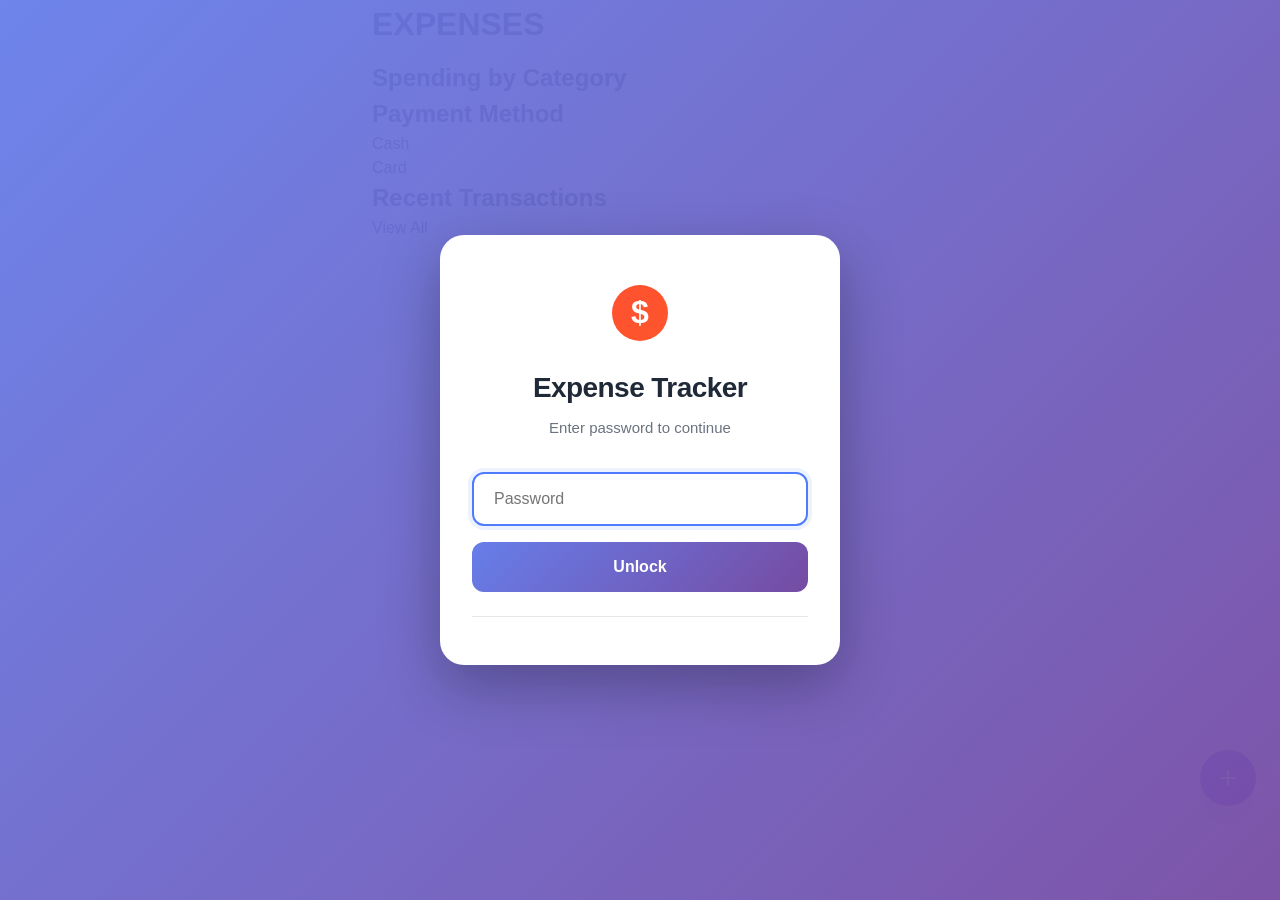
<file: expenses.html>
<!DOCTYPE html>
<html lang="en">
<head>
    <meta charset="UTF-8">
    <meta name="viewport" content="width=device-width, initial-scale=1.0">
    <meta name="description" content="Spentzy - Manage your expenses">
    <title>Expenses - Spentzy</title>
    <link rel="stylesheet" href="css/main.css">
    <link rel="stylesheet" href="css/auth.css">
</head>
<body>
    <div class="container">
        <!-- Header -->
        <header class="header">
            <h1 class="header__title">EXPENSES</h1>
        </header>

        <!-- Spending by Category -->
        <section class="spending-categories">
            <h2 class="section-title">Spending by Category</h2>
            <div class="category-list" data-category-list>
                <!-- Categories will be populated by JavaScript -->
            </div>
        </section>

        <!-- Payment Method -->
        <section class="payment-method">
            <h2 class="section-title">Payment Method</h2>
            <div class="payment-card">
                <div class="payment-item">
                    <div class="payment-item__header">
                        <span class="payment-item__name">Cash</span>
                        <span class="payment-item__amount" data-cash-amount></span>
                    </div>
                    <div class="payment-item__bar-container">
                        <div class="payment-item__bar" data-cash-bar></div>
                        <span class="payment-item__percentage" data-cash-percentage></span>
                    </div>
                </div>

                <div class="payment-item">
                    <div class="payment-item__header">
                        <span class="payment-item__name">Card</span>
                        <span class="payment-item__amount" data-card-amount></span>
                    </div>
                    <div class="payment-item__bar-container">
                        <div class="payment-item__bar" data-card-bar></div>
                        <span class="payment-item__percentage" data-card-percentage></span>
                    </div>
                </div>
            </div>
        </section>

        <!-- Recent Transactions -->
        <section class="transactions">
            <div class="section-header">
                <h2 class="section-title">Recent Transactions</h2>
                <a href="#" class="view-all-link">View All</a>
            </div>
            <div class="transaction-list" data-transaction-list>
                <!-- Transactions will be populated by JavaScript -->
            </div>
        </section>

        <!-- Floating Action Button -->
        <button class="fab" aria-label="Add transaction">
            <svg class="icon icon--plus" width="24" height="24" viewBox="0 0 24 24" fill="none">
                <path d="M12 5v14M5 12h14" stroke="currentColor" stroke-width="2" stroke-linecap="round"/>
            </svg>
        </button>

        <!-- Bottom Navigation -->
        <nav class="bottom-nav">
            <a href="index.html" class="bottom-nav__item">
                <svg class="icon" width="24" height="24" viewBox="0 0 24 24" fill="none">
                    <path d="M3 9l9-7 9 7v11a2 2 0 01-2 2H5a2 2 0 01-2-2V9z" stroke="currentColor" stroke-width="2"/>
                </svg>
                <span class="bottom-nav__label">This Week</span>
            </a>
            <a href="expenses.html" class="bottom-nav__item bottom-nav__item--active" aria-current="page">
                <svg class="icon" width="24" height="24" viewBox="0 0 24 24" fill="none">
                    <path d="M19 21H5a2 2 0 01-2-2V5a2 2 0 012-2h14a2 2 0 012 2v14a2 2 0 01-2 2z" stroke="currentColor" stroke-width="2"/>
                    <path d="M9 7h6M9 12h6M9 17h4" stroke="currentColor" stroke-width="2" stroke-linecap="round"/>
                </svg>
                <span class="bottom-nav__label">Expenses</span>
            </a>
            <a href="analytics.html" class="bottom-nav__item">
                <svg class="icon" width="24" height="24" viewBox="0 0 24 24" fill="none">
                    <path d="M3 3v18h18" stroke="currentColor" stroke-width="2" stroke-linecap="round"/>
                    <path d="M7 16l4-4 4 4 6-6" stroke="currentColor" stroke-width="2" stroke-linecap="round" stroke-linejoin="round"/>
                </svg>
                <span class="bottom-nav__label">Analytics</span>
            </a>
        </nav>
    </div>

    <!-- Scripts -->
    <script src="js/auth.js"></script>
    <script src="js/data.js"></script>
    <script src="js/expenses.js"></script>
</body>
</html>
</file>
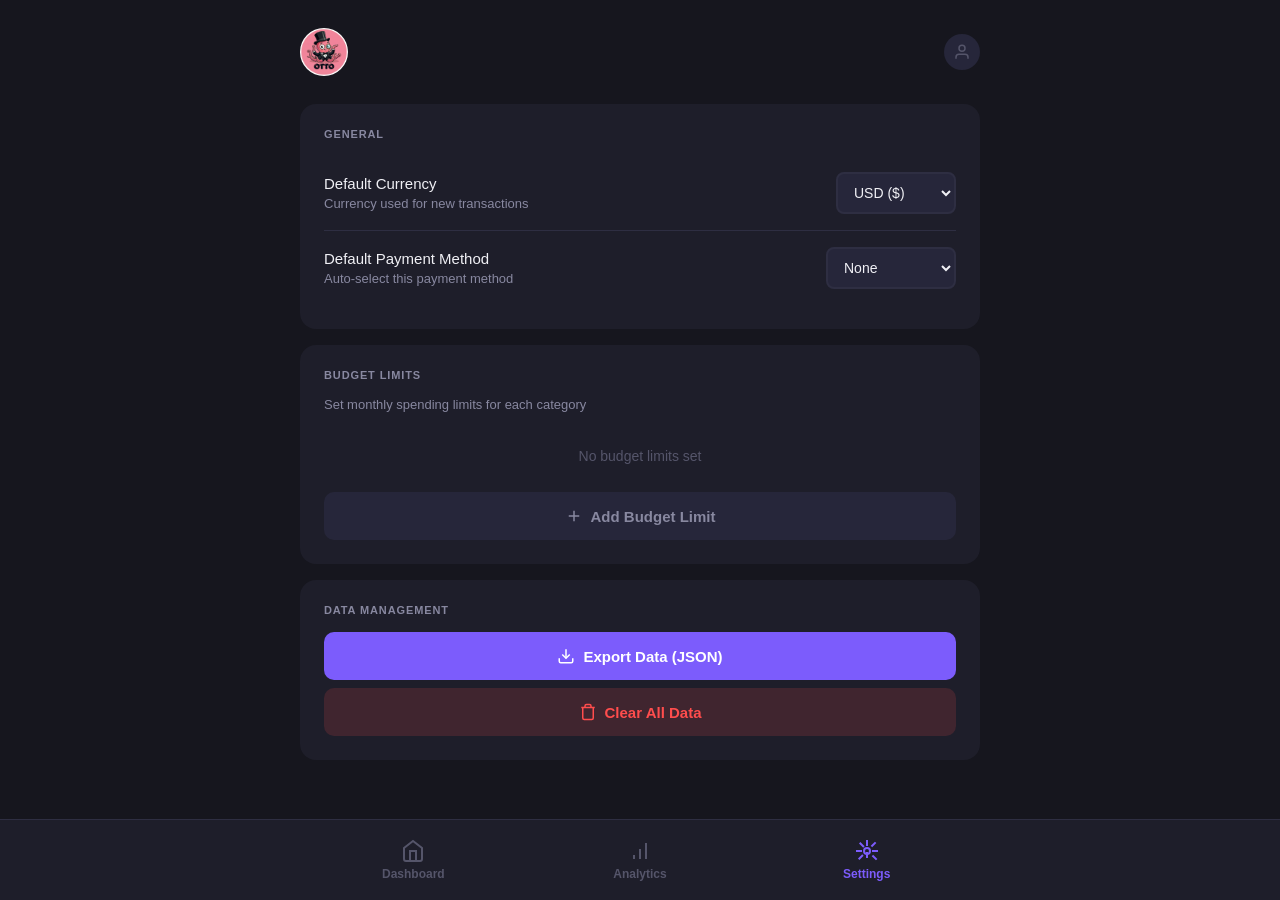
<file: settings.html>
<!DOCTYPE html>
<html lang="en">
<head>
    <meta charset="UTF-8">
    <meta name="viewport" content="width=device-width, initial-scale=1.0">
    <meta http-equiv="Cache-Control" content="no-cache, no-store, must-revalidate">
    <meta http-equiv="Pragma" content="no-cache">
    <meta http-equiv="Expires" content="0">
    <title>Settings - Otto</title>
    <style>
        * { margin: 0; padding: 0; box-sizing: border-box; }

        html {
            background: #16161E;
        }

        body {
            font-family: -apple-system, BlinkMacSystemFont, 'Segoe UI', 'Roboto', sans-serif;
            background: #16161E;
            min-height: 100vh;
            padding: 20px;
            padding-bottom: 100px;
            color: #F0F0F5;
        }

        .container {
            max-width: 680px;
            margin: 0 auto;
        }

        .app-header {
            display: flex;
            align-items: center;
            justify-content: space-between;
            padding: 8px 0;
            margin-bottom: 20px;
        }
        .app-header__logo {
            height: 48px;
            border-radius: 50%;
            object-fit: cover;
        }
        .app-header__title {
            font-size: 20px;
            font-weight: 700;
            color: #F0F0F5;
        }
        .app-header__right {
            display: flex;
            align-items: center;
            gap: 12px;
        }
        .app-header__avatar {
            width: 36px;
            height: 36px;
            border-radius: 50%;
            background: #26263A;
            display: flex;
            align-items: center;
            justify-content: center;
            color: #55556A;
        }
        .app-header__avatar svg {
            stroke: currentColor;
            stroke-width: 2;
            fill: none;
        }

        .card {
            background: #1E1E2A;
            padding: 24px;
            margin: 16px 0;
            border-radius: 16px;
        }

        .card h3 {
            font-size: 11px;
            text-transform: uppercase;
            letter-spacing: 0.08em;
            color: #8888A0;
            margin-bottom: 16px;
            font-weight: 600;
        }

        .setting-row {
            display: flex;
            justify-content: space-between;
            align-items: center;
            padding: 16px 0;
            border-bottom: 1px solid #2E2E42;
        }

        .setting-row:last-child {
            border-bottom: none;
        }

        .setting-label {
            font-size: 15px;
            font-weight: 500;
            color: #F0F0F5;
        }

        .setting-description {
            font-size: 13px;
            color: #8888A0;
            margin-top: 4px;
        }

        .form-select,
        .form-input {
            padding: 10px 12px;
            border: 2px solid #2E2E42;
            border-radius: 8px;
            font-size: 14px;
            font-family: inherit;
            color: #F0F0F5;
            background: #26263A;
            transition: all 0.2s;
            min-width: 120px;
        }

        .form-select:focus,
        .form-input:focus {
            outline: none;
            border-color: #7C5CFC;
            box-shadow: 0 0 0 3px rgba(124, 92, 252, 0.15);
        }

        .btn {
            width: 100%;
            padding: 14px 24px;
            border: none;
            border-radius: 10px;
            font-size: 15px;
            font-weight: 600;
            cursor: pointer;
            transition: all 0.2s;
            min-height: 48px;
            display: flex;
            align-items: center;
            justify-content: center;
            gap: 8px;
        }

        .btn-primary {
            background: #7C5CFC;
            color: white;
        }

        .btn-primary:hover {
            background: #9B85FC;
        }

        .btn-secondary {
            background: #26263A;
            color: #8888A0;
            margin-top: 8px;
        }

        .btn-secondary:hover {
            background: #2E2E42;
        }

        .btn-danger {
            background: rgba(255, 77, 77, 0.15);
            color: #FF4D4D;
            margin-top: 8px;
        }

        .btn-danger:hover {
            background: rgba(255, 77, 77, 0.25);
        }

        .btn-danger svg {
            stroke: #FF4D4D;
        }

        .budget-list {
            margin-top: 16px;
        }

        .budget-item {
            display: flex;
            justify-content: space-between;
            align-items: center;
            padding: 12px;
            background: #26263A;
            border-radius: 8px;
            margin-bottom: 8px;
        }

        .budget-category {
            font-size: 14px;
            font-weight: 600;
            color: #F0F0F5;
        }

        .budget-amount {
            font-size: 14px;
            color: #7C5CFC;
            font-weight: 600;
        }

        .budget-edit {
            background: transparent;
            border: none;
            color: #8888A0;
            cursor: pointer;
            padding: 4px 8px;
            border-radius: 4px;
            font-size: 13px;
        }

        .budget-edit:hover {
            background: #2E2E42;
        }

        /* Bottom Navigation */
        .bottom-nav {
            position: fixed;
            bottom: 0;
            left: 0;
            right: 0;
            background: #1E1E2A;
            z-index: 1500;
            border-top: 1px solid #2E2E42;
        }

        .bottom-nav-wrapper {
            max-width: 680px;
            margin: 0 auto;
            display: flex;
            justify-content: space-around;
            padding: 8px 0 calc(8px + env(safe-area-inset-bottom));
        }

        .nav-item {
            flex: 1;
            display: flex;
            flex-direction: column;
            align-items: center;
            gap: 4px;
            padding: 8px;
            cursor: pointer;
            text-decoration: none;
            color: #55556A;
            transition: all 0.2s;
            min-height: 64px;
            justify-content: center;
            border-radius: 8px;
            max-width: 120px;
        }

        .nav-item:hover {
            background: #26263A;
            color: #8888A0;
        }

        .nav-item.active {
            color: #7C5CFC;
        }

        .nav-item svg {
            width: 24px;
            height: 24px;
            stroke: currentColor;
            stroke-width: 2;
            fill: none;
        }

        .nav-item span {
            font-size: 12px;
            font-weight: 600;
        }

        @media (max-width: 640px) {
            body {
                padding: 12px;
                padding-bottom: 88px;
            }
            .card {
                padding: 20px;
            }
        }
    </style>
</head>
<body>
    <div class="container">
        <div class="app-header">
            <img src="media/otto-icon.png" alt="Otto" class="app-header__logo">
            <div class="app-header__right">
                <div class="app-header__avatar">
                    <svg width="18" height="18" viewBox="0 0 24 24" fill="none" stroke="currentColor" stroke-width="2">
                        <path d="M20 21v-2a4 4 0 0 0-4-4H8a4 4 0 0 0-4 4v2"></path>
                        <circle cx="12" cy="7" r="4"></circle>
                    </svg>
                </div>
            </div>
        </div>

        <!-- General Settings -->
        <div class="card">
            <h3>General</h3>
            <div class="setting-row">
                <div>
                    <div class="setting-label">Default Currency</div>
                    <div class="setting-description">Currency used for new transactions</div>
                </div>
                <select id="currencySetting" class="form-select" onchange="saveSetting('currency', this.value)">
                    <option value="USD">USD ($)</option>
                    <option value="EUR">EUR (€)</option>
                    <option value="GBP">GBP (£)</option>
                    <option value="JPY">JPY (¥)</option>
                    <option value="CAD">CAD ($)</option>
                    <option value="AUD">AUD ($)</option>
                </select>
            </div>
            <div class="setting-row">
                <div>
                    <div class="setting-label">Default Payment Method</div>
                    <div class="setting-description">Auto-select this payment method</div>
                </div>
                <select id="paymentSetting" class="form-select" onchange="saveSetting('paymentMethod', this.value)">
                    <option value="">None</option>
                    <option value="Credit Card">Credit Card</option>
                    <option value="Debit Card">Debit Card</option>
                    <option value="Cash">Cash</option>
                    <option value="Digital Wallet">Digital Wallet</option>
                </select>
            </div>
        </div>

        <!-- Budget Limits -->
        <div class="card">
            <h3>Budget Limits</h3>
            <div class="setting-description" style="margin-bottom: 12px;">
                Set monthly spending limits for each category
            </div>
            <div class="budget-list" id="budgetList"></div>
            <button class="btn btn-secondary" onclick="showBudgetForm()">
                <svg width="18" height="18" viewBox="0 0 24 24" fill="none" stroke="currentColor" stroke-width="2">
                    <line x1="12" y1="5" x2="12" y2="19"></line>
                    <line x1="5" y1="12" x2="19" y2="12"></line>
                </svg>
                Add Budget Limit
            </button>
        </div>

        <!-- Data Management -->
        <div class="card">
            <h3>Data Management</h3>
            <button class="btn btn-primary" onclick="exportData()">
                <svg width="18" height="18" viewBox="0 0 24 24" fill="none" stroke="currentColor" stroke-width="2">
                    <path d="M21 15v4a2 2 0 0 1-2 2H5a2 2 0 0 1-2-2v-4"></path>
                    <polyline points="7 10 12 15 17 10"></polyline>
                    <line x1="12" y1="15" x2="12" y2="3"></line>
                </svg>
                Export Data (JSON)
            </button>
            <button class="btn btn-danger" onclick="clearData()">
                <svg width="18" height="18" viewBox="0 0 24 24" fill="none" stroke="currentColor" stroke-width="2">
                    <polyline points="3 6 5 6 21 6"></polyline>
                    <path d="M19 6v14a2 2 0 0 1-2 2H7a2 2 0 0 1-2-2V6m3 0V4a2 2 0 0 1 2-2h4a2 2 0 0 1 2 2v2"></path>
                </svg>
                Clear All Data
            </button>
        </div>
    </div>

    <!-- Bottom Navigation -->
    <div class="bottom-nav">
        <div class="bottom-nav-wrapper">
            <a href="index.html" class="nav-item">
                <svg viewBox="0 0 24 24">
                    <path d="M3 9l9-7 9 7v11a2 2 0 0 1-2 2H5a2 2 0 0 1-2-2z"></path>
                    <polyline points="9 22 9 12 15 12 15 22"></polyline>
                </svg>
                <span>Dashboard</span>
            </a>
            <a href="analytics.html" class="nav-item">
                <svg viewBox="0 0 24 24">
                    <line x1="12" y1="20" x2="12" y2="10"></line>
                    <line x1="18" y1="20" x2="18" y2="4"></line>
                    <line x1="6" y1="20" x2="6" y2="16"></line>
                </svg>
                <span>Analytics</span>
            </a>
            <a href="settings.html" class="nav-item active">
                <svg viewBox="0 0 24 24">
                    <circle cx="12" cy="12" r="3"></circle>
                    <path d="M12 1v6m0 6v6m8.66-15.66l-4.24 4.24m-8.49 8.49l-4.24 4.24M23 12h-6M7 12H1m20.66 8.66l-4.24-4.24m-8.49-8.49l-4.24-4.24"></path>
                </svg>
                <span>Settings</span>
            </a>
        </div>
    </div>

    <script>
        const CATEGORIES = [
            'Food & Dining',
            'Transportation',
            'Shopping',
            'Entertainment',
            'Bills & Utilities',
            'Health',
            'Other'
        ];

        // Load settings
        function loadSettings() {
            const settings = JSON.parse(localStorage.getItem('settings') || '{}');
            
            if (settings.currency) {
                document.getElementById('currencySetting').value = settings.currency;
            }
            if (settings.paymentMethod) {
                document.getElementById('paymentSetting').value = settings.paymentMethod;
            }

            loadBudgets();
        }

        function saveSetting(key, value) {
            const settings = JSON.parse(localStorage.getItem('settings') || '{}');
            settings[key] = value;
            localStorage.setItem('settings', JSON.stringify(settings));
            showToast('Setting saved');
        }

        function loadBudgets() {
            const budgets = JSON.parse(localStorage.getItem('budgets') || '{}');
            const container = document.getElementById('budgetList');

            if (Object.keys(budgets).length === 0) {
                container.innerHTML = '<div style="text-align: center; color: #55556A; padding: 20px; font-size: 14px;">No budget limits set</div>';
                return;
            }

            container.innerHTML = Object.entries(budgets).map(([category, amount]) => `
                <div class="budget-item">
                    <div class="budget-category">${category}</div>
                    <div style="display: flex; align-items: center; gap: 12px;">
                        <div class="budget-amount">$${amount}/month</div>
                        <button class="budget-edit" onclick="editBudget('${category}')">Edit</button>
                        <button class="budget-edit" onclick="removeBudget('${category}')">Remove</button>
                    </div>
                </div>
            `).join('');
        }

        function showBudgetForm() {
            const category = prompt('Select category:\n\n' + CATEGORIES.map((c, i) => `${i + 1}. ${c}`).join('\n'));
            if (!category) return;

            const categoryIndex = parseInt(category) - 1;
            if (categoryIndex < 0 || categoryIndex >= CATEGORIES.length) {
                alert('Invalid category');
                return;
            }

            const selectedCategory = CATEGORIES[categoryIndex];
            const amount = prompt(`Enter monthly budget limit for ${selectedCategory}:`);
            if (!amount) return;

            const numAmount = parseFloat(amount);
            if (isNaN(numAmount) || numAmount <= 0) {
                alert('Invalid amount');
                return;
            }

            const budgets = JSON.parse(localStorage.getItem('budgets') || '{}');
            budgets[selectedCategory] = numAmount;
            localStorage.setItem('budgets', JSON.stringify(budgets));
            loadBudgets();
            showToast('Budget limit set');
        }

        function editBudget(category) {
            const budgets = JSON.parse(localStorage.getItem('budgets') || '{}');
            const currentAmount = budgets[category];
            const amount = prompt(`Enter new budget limit for ${category} (current: $${currentAmount}):`);
            if (!amount) return;

            const numAmount = parseFloat(amount);
            if (isNaN(numAmount) || numAmount <= 0) {
                alert('Invalid amount');
                return;
            }

            budgets[category] = numAmount;
            localStorage.setItem('budgets', JSON.stringify(budgets));
            loadBudgets();
            showToast('Budget updated');
        }

        function removeBudget(category) {
            if (!confirm(`Remove budget limit for ${category}?`)) return;

            const budgets = JSON.parse(localStorage.getItem('budgets') || '{}');
            delete budgets[category];
            localStorage.setItem('budgets', JSON.stringify(budgets));
            loadBudgets();
            showToast('Budget removed');
        }

        function exportData() {
            const data = localStorage.getItem('expenseData');
            if (!data) {
                alert('No data to export');
                return;
            }

            const blob = new Blob([data], { type: 'application/json' });
            const url = URL.createObjectURL(blob);
            const a = document.createElement('a');
            a.href = url;
            a.download = `expenses_${new Date().toISOString().split('T')[0]}.json`;
            document.body.appendChild(a);
            a.click();
            document.body.removeChild(a);
            URL.revokeObjectURL(url);
            showToast('Data exported');
        }

        function clearData() {
            if (!confirm('Are you sure you want to clear all expense data? This cannot be undone.')) {
                return;
            }

            if (!confirm('This will delete ALL your transactions. Are you absolutely sure?')) {
                return;
            }

            localStorage.removeItem('expenseData');
            showToast('All data cleared');
            setTimeout(() => {
                window.location.href = 'index.html';
            }, 1500);
        }

        function showToast(message) {
            const toast = document.createElement('div');
            toast.style.cssText = 'position: fixed; top: 20px; left: 50%; transform: translateX(-50%); background: #26263A; color: #F0F0F5; padding: 12px 24px; border-radius: 8px; z-index: 3000; font-size: 14px; border: 1px solid #2E2E42;';
            toast.textContent = message;
            document.body.appendChild(toast);
            setTimeout(() => toast.remove(), 3000);
        }

        loadSettings();
    </script>
</body>
</html>
</file>
<file: css/main.css>
/* ========================================
   SPENTZY-INSPIRED DESIGN SYSTEM
   Complete CSS for Expense Tracker Web App
   ======================================== */

/* ========================================
   CSS VARIABLES
   ======================================== */
:root {
  /* Primary Colors */
  --color-primary: #4F7CFF;
  --color-primary-dark: #3D64E6;
  --color-primary-light: #6B92FF;

  /* Dark Theme Colors */
  --color-navy: #1E293B;
  --color-navy-light: #293548;
  --color-navy-dark: #151E2E;

  /* Background Colors */
  --color-bg-main: #F5F5F7;
  --color-bg-white: #FFFFFF;
  --color-bg-dark: #1E293B;

  /* Text Colors */
  --color-text-primary: #1F2937;
  --color-text-secondary: #6B7280;
  --color-text-light: #9CA3AF;
  --color-text-white: #FFFFFF;

  /* Status Colors */
  --color-success: #10B981;
  --color-success-light: #D1FAE5;
  --color-warning: #F59E0B;
  --color-warning-light: #FEF3C7;
  --color-danger: #EF4444;
  --color-danger-light: #FEE2E2;
  --color-info: #3B82F6;

  /* Gradient Colors */
  --gradient-primary: linear-gradient(135deg, #667EEA 0%, #764BA2 100%);
  --gradient-rainbow: linear-gradient(135deg, #667EEA 0%, #764BA2 50%, #F093FB 100%);
  --gradient-blue: linear-gradient(135deg, #4F7CFF 0%, #3D64E6 100%);
  --gradient-purple: linear-gradient(135deg, #8B5CF6 0%, #7C3AED 100%);

  /* Spacing Scale */
  --space-xs: 4px;
  --space-sm: 8px;
  --space-md: 16px;
  --space-lg: 24px;
  --space-xl: 32px;
  --space-2xl: 48px;
  --space-3xl: 64px;

  /* Border Radius */
  --radius-sm: 8px;
  --radius-md: 12px;
  --radius-lg: 16px;
  --radius-xl: 20px;
  --radius-full: 9999px;

  /* Shadows */
  --shadow-sm: 0 1px 2px 0 rgba(0, 0, 0, 0.05);
  --shadow-md: 0 4px 6px -1px rgba(0, 0, 0, 0.1);
  --shadow-lg: 0 10px 15px -3px rgba(0, 0, 0, 0.1);
  --shadow-xl: 0 20px 25px -5px rgba(0, 0, 0, 0.1);
  --shadow-card: 0 2px 8px rgba(0, 0, 0, 0.08);
  --shadow-dark: 0 4px 12px rgba(0, 0, 0, 0.15);

  /* Typography */
  --font-family: -apple-system, BlinkMacSystemFont, 'Segoe UI', 'Roboto', 'Oxygen', 'Ubuntu', 'Cantarell', 'Helvetica Neue', sans-serif;

  --font-size-xs: 0.75rem;    /* 12px */
  --font-size-sm: 0.875rem;   /* 14px */
  --font-size-base: 1rem;     /* 16px */
  --font-size-lg: 1.125rem;   /* 18px */
  --font-size-xl: 1.25rem;    /* 20px */
  --font-size-2xl: 1.5rem;    /* 24px */
  --font-size-3xl: 2rem;      /* 32px */
  --font-size-4xl: 2.5rem;    /* 40px */
  --font-size-5xl: 3rem;      /* 48px */

  --font-weight-light: 300;
  --font-weight-normal: 400;
  --font-weight-medium: 500;
  --font-weight-semibold: 600;
  --font-weight-bold: 700;

  /* Layout */
  --container-max-width: 600px;
  --header-height: 60px;
  --bottom-nav-height: 70px;

  /* Transitions */
  --transition-fast: 150ms ease-in-out;
  --transition-base: 250ms ease-in-out;
  --transition-slow: 350ms ease-in-out;
}

/* ========================================
   RESET & BASE STYLES
   ======================================== */
*, *::before, *::after {
  box-sizing: border-box;
  margin: 0;
  padding: 0;
}

html {
  font-size: 16px;
  -webkit-font-smoothing: antialiased;
  -moz-osx-font-smoothing: grayscale;
}

body {
  font-family: var(--font-family);
  font-size: var(--font-size-base);
  font-weight: var(--font-weight-normal);
  line-height: 1.5;
  color: var(--color-text-primary);
  background-color: var(--color-bg-main);
  min-height: 100vh;
  overflow-x: hidden;
}

/* Remove default list styles */
ul, ol {
  list-style: none;
}

/* Remove default button styles */
button {
  font-family: inherit;
  font-size: inherit;
  border: none;
  background: none;
  cursor: pointer;
  outline: none;
}

/* Remove default link styles */
a {
  color: inherit;
  text-decoration: none;
}

/* Remove default input styles */
input, textarea, select {
  font-family: inherit;
  font-size: inherit;
  border: none;
  outline: none;
}

/* Image defaults */
img {
  max-width: 100%;
  height: auto;
  display: block;
}

/* ========================================
   TYPOGRAPHY
   ======================================== */
.text-xs { font-size: var(--font-size-xs); }
.text-sm { font-size: var(--font-size-sm); }
.text-base { font-size: var(--font-size-base); }
.text-lg { font-size: var(--font-size-lg); }
.text-xl { font-size: var(--font-size-xl); }
.text-2xl { font-size: var(--font-size-2xl); }
.text-3xl { font-size: var(--font-size-3xl); }
.text-4xl { font-size: var(--font-size-4xl); }
.text-5xl { font-size: var(--font-size-5xl); }

.font-light { font-weight: var(--font-weight-light); }
.font-normal { font-weight: var(--font-weight-normal); }
.font-medium { font-weight: var(--font-weight-medium); }
.font-semibold { font-weight: var(--font-weight-semibold); }
.font-bold { font-weight: var(--font-weight-bold); }

.text-primary { color: var(--color-text-primary); }
.text-secondary { color: var(--color-text-secondary); }
.text-light { color: var(--color-text-light); }
.text-white { color: var(--color-text-white); }

.text-center { text-align: center; }
.text-left { text-align: left; }
.text-right { text-align: right; }

.truncate {
  overflow: hidden;
  text-overflow: ellipsis;
  white-space: nowrap;
}

/* Amount Display */
.amount-display {
  font-size: var(--font-size-4xl);
  font-weight: var(--font-weight-bold);
  color: var(--color-text-primary);
  line-height: 1.2;
}

.amount-display-large {
  font-size: var(--font-size-5xl);
  font-weight: var(--font-weight-bold);
  line-height: 1.1;
}

.amount-label {
  font-size: var(--font-size-sm);
  font-weight: var(--font-weight-normal);
  color: var(--color-text-secondary);
  margin-bottom: var(--space-xs);
}

/* ========================================
   LAYOUT
   ======================================== */
.container {
  width: 100%;
  max-width: var(--container-max-width);
  margin: 0 auto;
  padding: 0 var(--space-md);
}

.page-wrapper {
  min-height: 100vh;
  padding-bottom: calc(var(--bottom-nav-height) + var(--space-md));
}

.section {
  padding: var(--space-lg) 0;
}

/* Flexbox Utilities */
.flex { display: flex; }
.inline-flex { display: inline-flex; }
.flex-col { flex-direction: column; }
.flex-row { flex-direction: row; }
.flex-wrap { flex-wrap: wrap; }

.items-start { align-items: flex-start; }
.items-center { align-items: center; }
.items-end { align-items: flex-end; }
.items-stretch { align-items: stretch; }

.justify-start { justify-content: flex-start; }
.justify-center { justify-content: center; }
.justify-end { justify-content: flex-end; }
.justify-between { justify-content: space-between; }
.justify-around { justify-content: space-around; }

.flex-1 { flex: 1; }
.flex-auto { flex: auto; }
.flex-none { flex: none; }

.gap-xs { gap: var(--space-xs); }
.gap-sm { gap: var(--space-sm); }
.gap-md { gap: var(--space-md); }
.gap-lg { gap: var(--space-lg); }
.gap-xl { gap: var(--space-xl); }

/* Grid Utilities */
.grid { display: grid; }
.grid-cols-2 { grid-template-columns: repeat(2, 1fr); }
.grid-cols-3 { grid-template-columns: repeat(3, 1fr); }

/* Spacing Utilities */
.m-auto { margin: auto; }
.mt-xs { margin-top: var(--space-xs); }
.mt-sm { margin-top: var(--space-sm); }
.mt-md { margin-top: var(--space-md); }
.mt-lg { margin-top: var(--space-lg); }
.mt-xl { margin-top: var(--space-xl); }

.mb-xs { margin-bottom: var(--space-xs); }
.mb-sm { margin-bottom: var(--space-sm); }
.mb-md { margin-bottom: var(--space-md); }
.mb-lg { margin-bottom: var(--space-lg); }
.mb-xl { margin-bottom: var(--space-xl); }

.p-sm { padding: var(--space-sm); }
.p-md { padding: var(--space-md); }
.p-lg { padding: var(--space-lg); }
.p-xl { padding: var(--space-xl); }

/* ========================================
   CARDS
   ======================================== */
.card {
  background: var(--color-bg-white);
  border-radius: var(--radius-lg);
  box-shadow: var(--shadow-card);
  padding: var(--space-lg);
  transition: all var(--transition-base);
}

.card:hover {
  box-shadow: var(--shadow-lg);
  transform: translateY(-2px);
}

.card-dark {
  background: var(--color-navy);
  color: var(--color-text-white);
  box-shadow: var(--shadow-dark);
}

.card-compact {
  padding: var(--space-md);
}

.card-header {
  display: flex;
  align-items: center;
  justify-content: space-between;
  margin-bottom: var(--space-md);
}

.card-title {
  font-size: var(--font-size-lg);
  font-weight: var(--font-weight-semibold);
  color: var(--color-text-primary);
}

.card-dark .card-title {
  color: var(--color-text-white);
}

.card-subtitle {
  font-size: var(--font-size-sm);
  color: var(--color-text-secondary);
  margin-top: var(--space-xs);
}

.card-grid {
  display: grid;
  grid-template-columns: repeat(auto-fit, minmax(280px, 1fr));
  gap: var(--space-md);
}

/* Transaction Card */
.transaction-card {
  background: var(--color-navy);
  border-radius: var(--radius-lg);
  padding: var(--space-md);
  display: flex;
  align-items: center;
  gap: var(--space-md);
  transition: all var(--transition-base);
  position: relative;
}

.transaction-card:hover {
  background: var(--color-navy-light);
  transform: translateX(4px);
}

.transaction-icon {
  width: 48px;
  height: 48px;
  border-radius: var(--radius-md);
  background: var(--gradient-rainbow);
  display: flex;
  align-items: center;
  justify-content: center;
  font-size: var(--font-size-2xl);
  flex-shrink: 0;
}

.transaction-details {
  flex: 1;
  min-width: 0;
}

.transaction-name {
  font-size: var(--font-size-base);
  font-weight: var(--font-weight-medium);
  color: var(--color-text-white);
  margin-bottom: var(--space-xs);
}

.transaction-meta {
  font-size: var(--font-size-sm);
  color: var(--color-text-light);
}

.transaction-amount {
  font-size: var(--font-size-xl);
  font-weight: var(--font-weight-bold);
  color: var(--color-text-white);
  text-align: right;
}

.transaction-actions {
  position: absolute;
  top: var(--space-sm);
  right: var(--space-sm);
  display: flex;
  gap: var(--space-xs);
  opacity: 0;
  transition: opacity var(--transition-fast);
}

.transaction-card:hover .transaction-actions {
  opacity: 1;
}

/* ========================================
   BUTTONS
   ======================================== */
.btn {
  display: inline-flex;
  align-items: center;
  justify-content: center;
  gap: var(--space-sm);
  padding: var(--space-md) var(--space-lg);
  font-size: var(--font-size-base);
  font-weight: var(--font-weight-medium);
  border-radius: var(--radius-lg);
  transition: all var(--transition-base);
  cursor: pointer;
  white-space: nowrap;
  border: none;
  outline: none;
}

.btn:active {
  transform: scale(0.98);
}

/* Primary Button */
.btn-primary {
  background: var(--gradient-blue);
  color: var(--color-text-white);
  box-shadow: var(--shadow-md);
}

.btn-primary:hover {
  box-shadow: var(--shadow-lg);
  transform: translateY(-2px);
}

/* Secondary Button */
.btn-secondary {
  background: var(--color-bg-white);
  color: var(--color-primary);
  border: 2px solid var(--color-primary);
}

.btn-secondary:hover {
  background: var(--color-primary);
  color: var(--color-text-white);
}

/* Ghost Button */
.btn-ghost {
  background: transparent;
  color: var(--color-text-secondary);
}

.btn-ghost:hover {
  background: var(--color-bg-main);
  color: var(--color-text-primary);
}

/* Icon Button */
.btn-icon {
  width: 40px;
  height: 40px;
  padding: 0;
  border-radius: var(--radius-full);
  display: flex;
  align-items: center;
  justify-content: center;
}

.btn-icon-sm {
  width: 32px;
  height: 32px;
  font-size: var(--font-size-sm);
}

.btn-icon-lg {
  width: 48px;
  height: 48px;
  font-size: var(--font-size-lg);
}

/* Floating Action Button */
.fab {
  position: fixed;
  bottom: calc(var(--bottom-nav-height) + var(--space-lg));
  right: var(--space-lg);
  width: 56px;
  height: 56px;
  border-radius: var(--radius-full);
  background: var(--gradient-purple);
  color: var(--color-text-white);
  box-shadow: var(--shadow-xl);
  display: flex;
  align-items: center;
  justify-content: center;
  font-size: var(--font-size-2xl);
  z-index: 100;
  transition: all var(--transition-base);
}

.fab:hover {
  transform: scale(1.1) rotate(90deg);
  box-shadow: 0 25px 30px -5px rgba(0, 0, 0, 0.2);
}

.fab:active {
  transform: scale(1.05) rotate(90deg);
}

/* Button Sizes */
.btn-sm {
  padding: var(--space-sm) var(--space-md);
  font-size: var(--font-size-sm);
}

.btn-lg {
  padding: var(--space-lg) var(--space-xl);
  font-size: var(--font-size-lg);
}

.btn-block {
  width: 100%;
}

/* ========================================
   BADGES & TAGS
   ======================================== */
.badge {
  display: inline-flex;
  align-items: center;
  gap: var(--space-xs);
  padding: var(--space-xs) var(--space-md);
  font-size: var(--font-size-xs);
  font-weight: var(--font-weight-medium);
  border-radius: var(--radius-full);
  white-space: nowrap;
}

.badge-success {
  background: var(--color-success-light);
  color: var(--color-success);
}

.badge-warning {
  background: var(--color-warning-light);
  color: var(--color-warning);
}

.badge-danger {
  background: var(--color-danger-light);
  color: var(--color-danger);
}

.badge-primary {
  background: var(--color-primary);
  color: var(--color-text-white);
}

.badge-dark {
  background: var(--color-navy);
  color: var(--color-text-white);
}

/* Photo Count Badge */
.photo-badge {
  display: inline-flex;
  align-items: center;
  gap: var(--space-xs);
  padding: var(--space-xs) var(--space-sm);
  background: var(--color-bg-white);
  border-radius: var(--radius-sm);
  font-size: var(--font-size-xs);
  font-weight: var(--font-weight-medium);
  box-shadow: var(--shadow-sm);
}

.photo-badge-icon {
  width: 14px;
  height: 14px;
  color: var(--color-primary);
}

/* ========================================
   PROGRESS BARS
   ======================================== */
.progress-wrapper {
  margin-bottom: var(--space-lg);
}

.progress-header {
  display: flex;
  justify-content: space-between;
  align-items: center;
  margin-bottom: var(--space-sm);
}

.progress-label {
  font-size: var(--font-size-sm);
  font-weight: var(--font-weight-medium);
  color: var(--color-text-primary);
}

.progress-value {
  font-size: var(--font-size-sm);
  font-weight: var(--font-weight-semibold);
  color: var(--color-text-secondary);
}

.progress-bar {
  position: relative;
  height: 32px;
  background: var(--color-bg-main);
  border-radius: var(--radius-full);
  overflow: hidden;
}

.progress-fill {
  height: 100%;
  background: var(--gradient-blue);
  border-radius: var(--radius-full);
  transition: width var(--transition-slow);
  position: relative;
  display: flex;
  align-items: center;
  justify-content: flex-end;
  padding-right: var(--space-md);
}

.progress-percentage {
  font-size: var(--font-size-xs);
  font-weight: var(--font-weight-bold);
  color: var(--color-text-white);
  position: absolute;
  right: var(--space-md);
}

/* Progress Bar Variants */
.progress-fill-primary {
  background: var(--gradient-blue);
}

.progress-fill-success {
  background: linear-gradient(135deg, #10B981 0%, #059669 100%);
}

.progress-fill-gray {
  background: linear-gradient(135deg, #6B7280 0%, #4B5563 100%);
}

.progress-fill-purple {
  background: var(--gradient-purple);
}

/* Compact Progress Bar */
.progress-bar-compact {
  height: 8px;
}

.progress-bar-compact .progress-percentage {
  display: none;
}

/* ========================================
   FORMS
   ======================================== */
.form-group {
  margin-bottom: var(--space-lg);
}

.form-label {
  display: block;
  font-size: var(--font-size-sm);
  font-weight: var(--font-weight-medium);
  color: var(--color-text-primary);
  margin-bottom: var(--space-sm);
}

.form-input {
  width: 100%;
  padding: var(--space-md);
  font-size: var(--font-size-base);
  color: var(--color-text-primary);
  background: var(--color-bg-white);
  border: 2px solid transparent;
  border-radius: var(--radius-lg);
  transition: all var(--transition-base);
  box-shadow: var(--shadow-sm);
}

.form-input:focus {
  border-color: var(--color-primary);
  box-shadow: 0 0 0 4px rgba(79, 124, 255, 0.1);
}

.form-input::placeholder {
  color: var(--color-text-light);
}

.form-textarea {
  min-height: 120px;
  resize: vertical;
}

.form-select {
  width: 100%;
  padding: var(--space-md);
  font-size: var(--font-size-base);
  color: var(--color-text-primary);
  background: var(--color-bg-white);
  border: 2px solid transparent;
  border-radius: var(--radius-lg);
  cursor: pointer;
  transition: all var(--transition-base);
  box-shadow: var(--shadow-sm);
  appearance: none;
  background-image: url("data:image/svg+xml,%3Csvg xmlns='http://www.w3.org/2000/svg' width='12' height='12' viewBox='0 0 12 12'%3E%3Cpath fill='%236B7280' d='M6 9L1 4h10z'/%3E%3C/svg%3E");
  background-repeat: no-repeat;
  background-position: right var(--space-md) center;
  padding-right: var(--space-xl);
}

.form-select:focus {
  border-color: var(--color-primary);
  box-shadow: 0 0 0 4px rgba(79, 124, 255, 0.1);
}

/* Checkbox & Radio */
.form-checkbox,
.form-radio {
  width: 20px;
  height: 20px;
  accent-color: var(--color-primary);
  cursor: pointer;
}

.form-check-label {
  display: flex;
  align-items: center;
  gap: var(--space-sm);
  cursor: pointer;
  font-size: var(--font-size-base);
  color: var(--color-text-primary);
}

/* ========================================
   NAVIGATION
   ======================================== */
/* Bottom Navigation */
.bottom-nav {
  position: fixed;
  bottom: 0;
  left: 0;
  right: 0;
  height: var(--bottom-nav-height);
  background: var(--color-navy);
  box-shadow: 0 -4px 12px rgba(0, 0, 0, 0.15);
  z-index: 1000;
  padding-bottom: env(safe-area-inset-bottom);
}

.bottom-nav-inner {
  max-width: var(--container-max-width);
  margin: 0 auto;
  height: 100%;
  display: flex;
  justify-content: space-around;
  align-items: center;
  padding: 0 var(--space-md);
}

.nav-item {
  display: flex;
  flex-direction: column;
  align-items: center;
  gap: var(--space-xs);
  padding: var(--space-sm);
  color: var(--color-text-light);
  transition: all var(--transition-fast);
  cursor: pointer;
  flex: 1;
  position: relative;
}

.nav-item:hover {
  color: var(--color-primary);
}

.nav-item.active {
  color: var(--color-primary);
}

.nav-item.active::before {
  content: '';
  position: absolute;
  top: 0;
  left: 50%;
  transform: translateX(-50%);
  width: 32px;
  height: 3px;
  background: var(--color-primary);
  border-radius: 0 0 var(--radius-sm) var(--radius-sm);
}

.nav-icon {
  font-size: var(--font-size-2xl);
  transition: transform var(--transition-fast);
}

.nav-item:hover .nav-icon {
  transform: scale(1.1);
}

.nav-label {
  font-size: var(--font-size-xs);
  font-weight: var(--font-weight-medium);
}

/* Top Header */
.header {
  background: var(--color-bg-white);
  box-shadow: var(--shadow-sm);
  position: sticky;
  top: 0;
  z-index: 100;
  height: var(--header-height);
}

.header-inner {
  max-width: var(--container-max-width);
  margin: 0 auto;
  height: 100%;
  display: flex;
  align-items: center;
  justify-content: space-between;
  padding: 0 var(--space-md);
}

.header-title {
  font-size: var(--font-size-xl);
  font-weight: var(--font-weight-bold);
  color: var(--color-text-primary);
}

/* ========================================
   SPECIAL COMPONENTS
   ======================================== */
/* Gradient Dollar Icon */
.dollar-icon {
  width: 64px;
  height: 64px;
  border-radius: var(--radius-lg);
  background: var(--gradient-rainbow);
  display: flex;
  align-items: center;
  justify-content: center;
  font-size: var(--font-size-3xl);
  color: var(--color-text-white);
  font-weight: var(--font-weight-bold);
  box-shadow: var(--shadow-lg);
}

.dollar-icon-sm {
  width: 48px;
  height: 48px;
  font-size: var(--font-size-2xl);
}

.dollar-icon-lg {
  width: 80px;
  height: 80px;
  font-size: var(--font-size-4xl);
}

/* Category Icons */
.category-icon {
  width: 48px;
  height: 48px;
  border-radius: var(--radius-md);
  display: flex;
  align-items: center;
  justify-content: center;
  font-size: var(--font-size-xl);
}

.category-icon-food {
  background: linear-gradient(135deg, #F59E0B 0%, #D97706 100%);
}

.category-icon-transport {
  background: linear-gradient(135deg, #3B82F6 0%, #2563EB 100%);
}

.category-icon-shopping {
  background: linear-gradient(135deg, #EC4899 0%, #DB2777 100%);
}

.category-icon-entertainment {
  background: linear-gradient(135deg, #8B5CF6 0%, #7C3AED 100%);
}

.category-icon-bills {
  background: linear-gradient(135deg, #EF4444 0%, #DC2626 100%);
}

.category-icon-other {
  background: linear-gradient(135deg, #6B7280 0%, #4B5563 100%);
}

/* Stats Card */
.stats-card {
  background: var(--color-bg-white);
  border-radius: var(--radius-lg);
  padding: var(--space-lg);
  box-shadow: var(--shadow-card);
  text-align: center;
}

.stats-value {
  font-size: var(--font-size-3xl);
  font-weight: var(--font-weight-bold);
  color: var(--color-text-primary);
  margin-bottom: var(--space-xs);
}

.stats-label {
  font-size: var(--font-size-sm);
  color: var(--color-text-secondary);
}

.stats-change {
  font-size: var(--font-size-sm);
  font-weight: var(--font-weight-medium);
  margin-top: var(--space-sm);
}

.stats-change.positive {
  color: var(--color-success);
}

.stats-change.negative {
  color: var(--color-danger);
}

/* Payment Method Card */
.payment-method-card {
  background: var(--color-navy);
  border-radius: var(--radius-lg);
  padding: var(--space-lg);
  color: var(--color-text-white);
}

.payment-method-header {
  display: flex;
  justify-content: space-between;
  align-items: center;
  margin-bottom: var(--space-lg);
}

.payment-method-title {
  font-size: var(--font-size-lg);
  font-weight: var(--font-weight-semibold);
}

.payment-method-list {
  display: flex;
  flex-direction: column;
  gap: var(--space-md);
}

.payment-method-item {
  display: flex;
  align-items: center;
  justify-content: space-between;
}

.payment-method-name {
  font-size: var(--font-size-base);
  font-weight: var(--font-weight-medium);
}

.payment-method-amount {
  font-size: var(--font-size-lg);
  font-weight: var(--font-weight-bold);
}

/* Divider */
.divider {
  height: 1px;
  background: var(--color-bg-main);
  margin: var(--space-lg) 0;
}

.divider-dark {
  background: var(--color-navy-light);
}

/* Empty State */
.empty-state {
  text-align: center;
  padding: var(--space-3xl) var(--space-md);
}

.empty-state-icon {
  font-size: var(--font-size-5xl);
  color: var(--color-text-light);
  margin-bottom: var(--space-md);
}

.empty-state-title {
  font-size: var(--font-size-xl);
  font-weight: var(--font-weight-semibold);
  color: var(--color-text-primary);
  margin-bottom: var(--space-sm);
}

.empty-state-text {
  font-size: var(--font-size-base);
  color: var(--color-text-secondary);
  margin-bottom: var(--space-lg);
}

/* Loading Spinner */
.spinner {
  display: inline-block;
  width: 40px;
  height: 40px;
  border: 4px solid var(--color-bg-main);
  border-top-color: var(--color-primary);
  border-radius: var(--radius-full);
  animation: spin 0.8s linear infinite;
}

@keyframes spin {
  to { transform: rotate(360deg); }
}

.spinner-sm {
  width: 20px;
  height: 20px;
  border-width: 2px;
}

.spinner-lg {
  width: 60px;
  height: 60px;
  border-width: 6px;
}

/* Modal/Overlay */
.modal-overlay {
  position: fixed;
  top: 0;
  left: 0;
  right: 0;
  bottom: 0;
  background: rgba(0, 0, 0, 0.5);
  display: flex;
  align-items: center;
  justify-content: center;
  z-index: 2000;
  padding: var(--space-md);
  animation: fadeIn var(--transition-fast);
}

.modal {
  background: var(--color-bg-white);
  border-radius: var(--radius-xl);
  max-width: 480px;
  width: 100%;
  max-height: 90vh;
  overflow-y: auto;
  box-shadow: var(--shadow-xl);
  animation: slideUp var(--transition-base);
}

.modal-header {
  padding: var(--space-lg);
  border-bottom: 1px solid var(--color-bg-main);
}

.modal-title {
  font-size: var(--font-size-xl);
  font-weight: var(--font-weight-bold);
  color: var(--color-text-primary);
}

.modal-body {
  padding: var(--space-lg);
}

.modal-footer {
  padding: var(--space-lg);
  border-top: 1px solid var(--color-bg-main);
  display: flex;
  gap: var(--space-md);
  justify-content: flex-end;
}

@keyframes fadeIn {
  from { opacity: 0; }
  to { opacity: 1; }
}

@keyframes slideUp {
  from {
    opacity: 0;
    transform: translateY(20px);
  }
  to {
    opacity: 1;
    transform: translateY(0);
  }
}

/* ========================================
   UTILITIES
   ======================================== */
.hidden { display: none !important; }
.visible { display: block !important; }

.opacity-0 { opacity: 0; }
.opacity-50 { opacity: 0.5; }
.opacity-75 { opacity: 0.75; }
.opacity-100 { opacity: 1; }

.rounded { border-radius: var(--radius-md); }
.rounded-lg { border-radius: var(--radius-lg); }
.rounded-full { border-radius: var(--radius-full); }

.shadow-sm { box-shadow: var(--shadow-sm); }
.shadow-md { box-shadow: var(--shadow-md); }
.shadow-lg { box-shadow: var(--shadow-lg); }
.shadow-xl { box-shadow: var(--shadow-xl); }

.overflow-hidden { overflow: hidden; }
.overflow-auto { overflow: auto; }
.overflow-scroll { overflow: scroll; }

.relative { position: relative; }
.absolute { position: absolute; }
.fixed { position: fixed; }
.sticky { position: sticky; }

.z-0 { z-index: 0; }
.z-10 { z-index: 10; }
.z-20 { z-index: 20; }
.z-30 { z-index: 30; }
.z-40 { z-index: 40; }
.z-50 { z-index: 50; }

.w-full { width: 100%; }
.h-full { height: 100%; }
.min-h-screen { min-height: 100vh; }

.cursor-pointer { cursor: pointer; }
.cursor-not-allowed { cursor: not-allowed; }

.select-none { user-select: none; }

.transition { transition: all var(--transition-base); }
.transition-fast { transition: all var(--transition-fast); }
.transition-slow { transition: all var(--transition-slow); }

/* ========================================
   RESPONSIVE DESIGN
   ======================================== */
@media (max-width: 640px) {
  :root {
    --header-height: 56px;
    --bottom-nav-height: 64px;
  }

  .card-grid {
    grid-template-columns: 1fr;
  }

  .amount-display-large {
    font-size: var(--font-size-4xl);
  }

  .modal {
    max-width: 100%;
    margin: var(--space-sm);
  }
}

@media (min-width: 641px) and (max-width: 1024px) {
  .card-grid {
    grid-template-columns: repeat(2, 1fr);
  }
}

@media (min-width: 1025px) {
  .container {
    padding: 0 var(--space-xl);
  }

  .page-wrapper {
    padding-bottom: var(--space-xl);
  }

  .bottom-nav {
    display: none;
  }

  /* Desktop sidebar could go here */
}

/* Landscape mobile adjustments */
@media (max-height: 500px) and (orientation: landscape) {
  .fab {
    bottom: var(--space-md);
    right: var(--space-md);
  }
}

/* Print styles */
@media print {
  .bottom-nav,
  .fab,
  .btn,
  .header {
    display: none !important;
  }

  .page-wrapper {
    padding-bottom: 0;
  }

  .card {
    box-shadow: none;
    border: 1px solid var(--color-text-light);
  }
}

/* ========================================
   ANIMATIONS
   ======================================== */
@keyframes pulse {
  0%, 100% {
    opacity: 1;
  }
  50% {
    opacity: 0.5;
  }
}

@keyframes bounce {
  0%, 100% {
    transform: translateY(0);
  }
  50% {
    transform: translateY(-10px);
  }
}

.animate-pulse {
  animation: pulse 2s cubic-bezier(0.4, 0, 0.6, 1) infinite;
}

.animate-bounce {
  animation: bounce 1s infinite;
}

/* Hover effects */
.hover-lift {
  transition: all var(--transition-base);
}

.hover-lift:hover {
  transform: translateY(-4px);
  box-shadow: var(--shadow-lg);
}

/* Focus states */
*:focus-visible {
  outline: 2px solid var(--color-primary);
  outline-offset: 2px;
}

/* ========================================
   ACCESSIBILITY
   ======================================== */
.sr-only {
  position: absolute;
  width: 1px;
  height: 1px;
  padding: 0;
  margin: -1px;
  overflow: hidden;
  clip: rect(0, 0, 0, 0);
  white-space: nowrap;
  border-width: 0;
}

/* Reduced motion */
@media (prefers-reduced-motion: reduce) {
  *,
  *::before,
  *::after {
    animation-duration: 0.01ms !important;
    animation-iteration-count: 1 !important;
    transition-duration: 0.01ms !important;
  }
}

/* Dark mode support (optional) */
@media (prefers-color-scheme: dark) {
  /* Add dark mode overrides here if needed */
}

/* ========================================
   END OF STYLESHEET
   ======================================== */
</file>
<file: css/auth.css>
/**
 * Authentication Modal Styles
 */

.auth-modal {
    position: fixed;
    top: 0;
    left: 0;
    right: 0;
    bottom: 0;
    z-index: 10000;
    display: flex;
    align-items: center;
    justify-content: center;
}

.auth-modal__overlay {
    position: absolute;
    top: 0;
    left: 0;
    right: 0;
    bottom: 0;
    background: linear-gradient(135deg, #667eea 0%, #764ba2 100%);
    opacity: 0.95;
}

.auth-modal__content {
    position: relative;
    background: white;
    border-radius: 24px;
    padding: 3rem 2rem 2rem;
    max-width: 400px;
    width: 90%;
    box-shadow: 0 20px 60px rgba(0, 0, 0, 0.3);
    animation: slideUp 0.3s ease-out;
}

@keyframes slideUp {
    from {
        transform: translateY(30px);
        opacity: 0;
    }
    to {
        transform: translateY(0);
        opacity: 1;
    }
}

@keyframes shake {
    0%, 100% { transform: translateX(0); }
    25% { transform: translateX(-10px); }
    75% { transform: translateX(10px); }
}

.auth-modal__header {
    text-align: center;
    margin-bottom: 2rem;
}

.auth-modal__icon {
    display: flex;
    justify-content: center;
    margin-bottom: 1.5rem;
}

.auth-modal__title {
    font-size: 1.75rem;
    font-weight: 700;
    color: #1F2937;
    margin: 0 0 0.5rem 0;
    letter-spacing: -0.02em;
}

.auth-modal__subtitle {
    font-size: 0.9375rem;
    color: #6B7280;
    margin: 0;
}

.auth-modal__form {
    margin-bottom: 1.5rem;
}

.auth-modal__input-group {
    margin-bottom: 1rem;
}

.auth-modal__input {
    width: 100%;
    padding: 1rem 1.25rem;
    font-size: 1rem;
    border: 2px solid #E5E7EB;
    border-radius: 12px;
    transition: all 0.2s ease;
    font-family: inherit;
    background: #F9FAFB;
}

.auth-modal__input:focus {
    outline: none;
    border-color: #4F7CFF;
    background: white;
    box-shadow: 0 0 0 4px rgba(79, 124, 255, 0.1);
}

.auth-modal__error {
    background: #FEE2E2;
    border: 1px solid #FCA5A5;
    color: #991B1B;
    padding: 0.75rem 1rem;
    border-radius: 8px;
    font-size: 0.875rem;
    margin-bottom: 1rem;
    animation: slideUp 0.2s ease-out;
}

.auth-modal__button {
    width: 100%;
    padding: 1rem;
    font-size: 1rem;
    font-weight: 600;
    color: white;
    background: linear-gradient(135deg, #667eea 0%, #764ba2 100%);
    border: none;
    border-radius: 12px;
    cursor: pointer;
    transition: all 0.2s ease;
    font-family: inherit;
}

.auth-modal__button:hover:not(:disabled) {
    transform: translateY(-2px);
    box-shadow: 0 10px 30px rgba(102, 126, 234, 0.4);
}

.auth-modal__button:active:not(:disabled) {
    transform: translateY(0);
}

.auth-modal__button:disabled {
    opacity: 0.6;
    cursor: not-allowed;
}

.auth-modal__footer {
    text-align: center;
    color: #9CA3AF;
    font-size: 0.75rem;
    padding-top: 1rem;
    border-top: 1px solid #E5E7EB;
}

/* Responsive */
@media (max-width: 480px) {
    .auth-modal__content {
        padding: 2rem 1.5rem 1.5rem;
    }

    .auth-modal__title {
        font-size: 1.5rem;
    }
}
</file>
